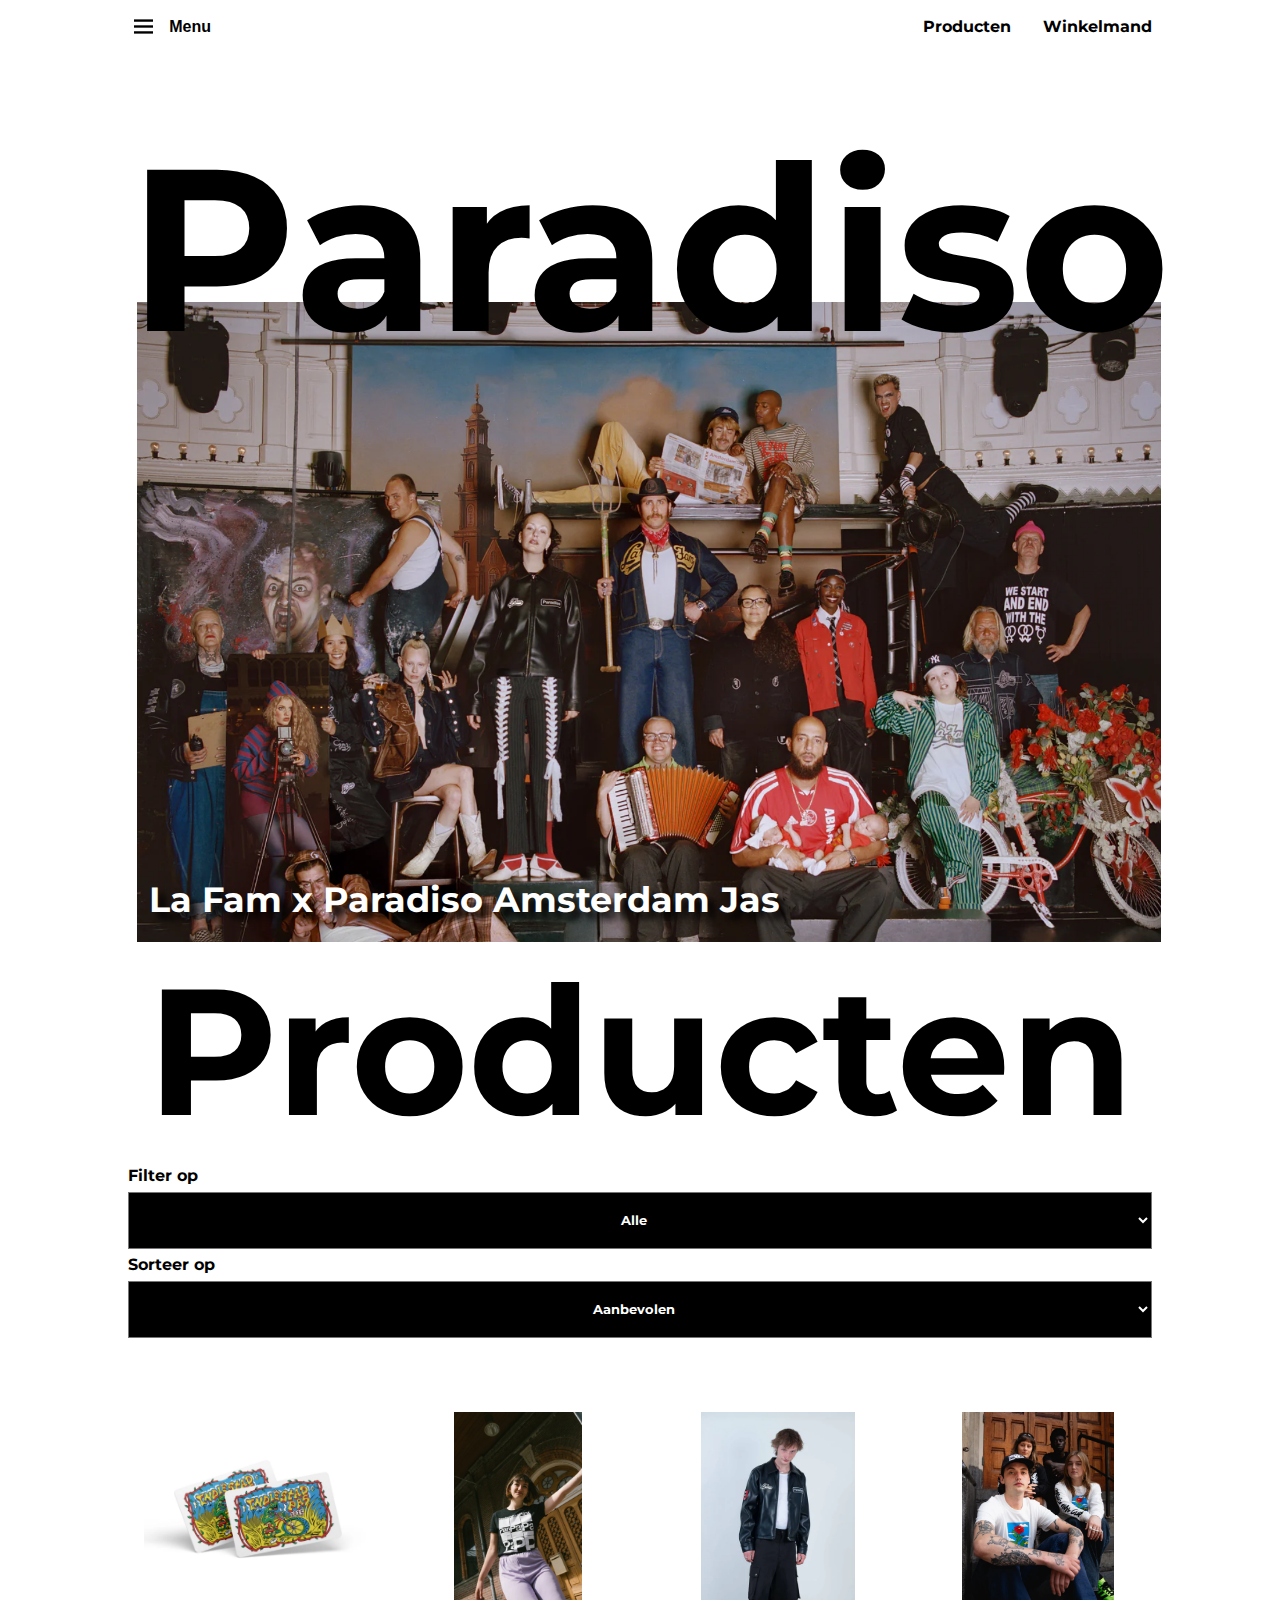
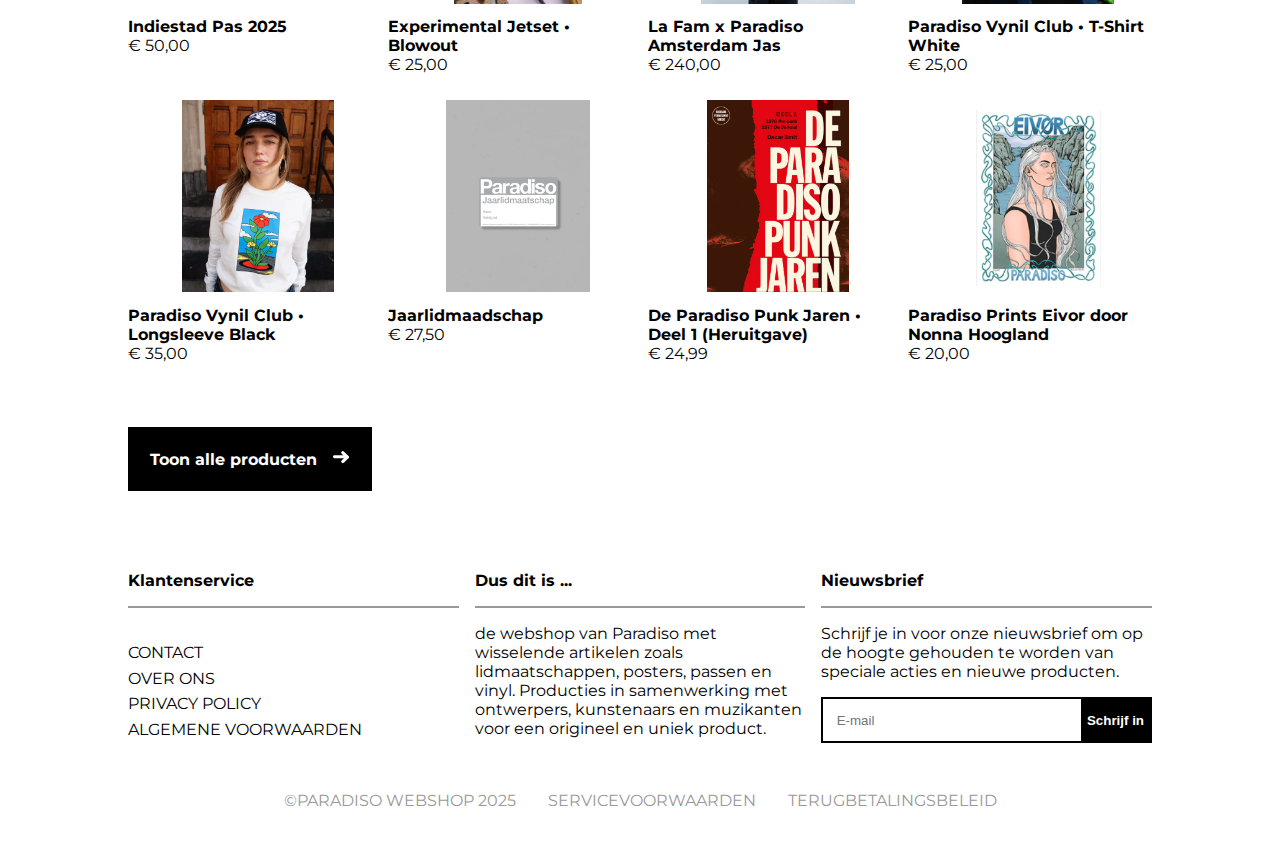
<file: product.html>
<!DOCTYPE html>
<html lang="nl">
	
<head>
	<meta charset="UTF-8">
	<meta name="author" content="jouw naam">
	<meta name="viewport" content="width=device-width, initial-scale=1">
	
	<title>Paradiso Webshop</title>
	
	<link href="styles/style.css" rel="stylesheet">
	<link rel="icon" type="image/svg+xml" href="images/favicon.svg">
</head>

<body class="product">
	<header>
		<div class="offscreenmenu">
			<button><img src="images/close.svg" alt="">Menu</button>
			<ul>
				<li><a href="index.html">Shop</a></li>
				<li><a href="index.html">Lidmaadschappen</a></li>
				<li><a href="index.html">Programma</a></li>
				<li><a href="index.html">Account</a></li>
			</ul>
		</div>

		<nav>
			<button><img src="images/hamburger.svg" alt="">Menu</button>
			<div>
				<a href="#producten"><span>Producten</span></a>
				<a href="index.html">Winkelmand</a>
			</div>
		</nav>
	</header>

	<main>
		<section>
			<p>Paradiso</p>
			<img src="images/jascollab.png" alt="La Fam x Paradiso Amsterdam Jas">
			<p>La Fam x Paradiso Amsterdam Jas</p>
		</section>

		<section>
			<h1 id="producten">Producten</h1>
		
			<article>
				<label for="filter">Filter op</label>
				<select name="filter" id="filter">
					<option value="alle">Alle</option>
					<option value="boeken">Boeken</option>
					<option value="tassen">Tassen</option>
					<option value="kleding">Kleding</option>
				</select>

				<label for="sorteer">Sorteer op</label>
				<select name="sorteer" id="sorteer">
					<option value="aanbevolen">Aanbevolen</option>
					<option value="populair">Populair</option>
					<option value="hoogsteprijs">Hoogste Prijs</option>
					<option value="laagsteprijs">Laagste Prijs</option>
				</select>
			</article>

			<ul>
				<li>
					<a href="index.html">
						<img src="images/indiestadpas.png" alt="Indiestad Pas, met als plaatje een kikker op een fiets">
						<h2>Indiestad Pas 2025</h2>
						<p>&euro; 50,00</p>
					</a>
				</li>
				<li>
					<a href="index.html">
						<img src="images/experimentaljet.png" alt="Meisje met een grijs paradiso shirt, waarbij het logo zich herhaalt">
						<h2>Experimental Jetset &bull; Blowout</h2>
						<p>&euro; 25,00</p>
					</a>
				</li>
				<li>
					<a href="index.html">
						<img src="images/lafamxparadisojas.png" alt="La Fam x Paradiso Amsterdam Zwarte Leren Jas">
						<h2>La Fam x Paradiso Amsterdam Jas</h2>
						<p>&euro; 240,00</p>
					</a>
				</li>
				<li>
					<a href="index.html">
						<img src="images/vinylclubtshirt.png" alt="Paradiso Vynil Club Wit T-Shirt">
						<h2>Paradiso Vynil Club &bull; T-Shirt White</h2>
						<p>&euro; 25,00</p>
					</a>
				</li>
				<li>
					<a href="index.html">
						<img src="images/vinylclublongsleeve.png" alt="Paradiso Vynil Club Zwarte Longsleeve">
						<h2>Paradiso Vynil Club &bull; Longsleeve Black</h2>
						<p>&euro; 35,00</p>
					</a>
				</li>
				<li>
					<a href="index.html">
						<img src="images/jaarlidmaadschap.png" alt="Jaarlidmaadschap">
						<h2>Jaarlidmaadschap</h2>
						<p>&euro; 27,50</p>
					</a>
				</li>
				<li>
					<a href="index.html">
						<img src="images/paradisopunkjarendeel1.png" alt="Paradiso Punk Jaarlidmaadschap Deel 1">
						<h2>De Paradiso Punk Jaren &bull; Deel 1 (Heruitgave)</h2>
						<p>&euro; 24,99</p>
					</a>
				</li>
				<li>
					<a href="index.html">
						<img src="images/paradisoprintseivor.png" alt="Poster van een vrouw met witte haren en cliffen op de achtergrond. Eivor als titel bovenin het kunstwerk">
						<h2>Paradiso Prints Eivor door Nonna Hoogland</h2>
						<p>&euro; 20,00</p>
					</a>
				</li>
			</ul>

			<a href="index.html">Toon alle producten<img src="images/pijl.png" alt=""></a>
		</section>
	</main>

	<footer>
		<article>
			<section>
				<h2>Klantenservice</h2>
				<nav>
					<ul>
						<li><a href="index.html">CONTACT</a></li>
						<li><a href="index.html">OVER ONS</a></li>
						<li><a href="index.html">PRIVACY POLICY</a></li>
						<li><a href="index.html">ALGEMENE VOORWAARDEN</a></li>
					</ul>
				</nav>
			</section>

			<section>
				<h2>Dus dit is ...</h2>
				<p>
				de webshop van Paradiso met wisselende artikelen zoals lidmaatschappen,
				posters, passen en vinyl. Producties in samenwerking met ontwerpers,
				kunstenaars en muzikanten voor een origineel en uniek product.
				</p>
			</section>

			<section>
				<h2>Nieuwsbrief</h2>
				<p>
				Schrijf je in voor onze nieuwsbrief om op de hoogte gehouden te worden 
				van speciale acties en nieuwe producten.
				</p>
				<form>
					<label for="email"></label>
					<input type="email" id="email" name="email" placeholder="E-mail" required>
					<button type="submit">Schrijf in</button>
				</form>
			</section>
		</article>
		<section>
			<ul>
				<li>&copy;PARADISO WEBSHOP 2025</li>
				<li>SERVICEVOORWAARDEN</li>
				<li>TERUGBETALINGSBELEID</li>
			</ul>
		</section>
	</footer>

	<script defer src="scripts/script.js"></script>
</body>
	
</html>
</file>
<file: styles/style.css>
@import url('https://fonts.googleapis.com/css2?family=Montserrat:ital,wght@0,100..900;1,100..900&display=swap');

/**************/
/* CSS REMEDY */
/**************/
*, *::after, *::before {
  box-sizing:border-box;
  margin: 0;  
}

/*********************/
/* CUSTOM PROPERTIES */
/*********************/
:root {
	/* startje */
	--maxwidth: 80vw;

	--color-text-home: #ffffff;
	--color-lighter-home: #bce1f1;
	--color-background-home:#0093d0;
	--color-accent-home: #0484ba;
	--color-selected: #0b6b95;

	--color-text-product: #000;
	--color-background-product:#fff;
	--color-accent-product: #999;
}

/****************/
/* JOUW STYLING */
/****************/

body {
	background-color: var(--color-background-home);
	font-family: "Montserrat", sans-serif;
}

.offscreenmenu {
	background-color: var(--color-background-product);
	height: 100vh;
	width: 100vw;
	position: fixed;
	top: -150vh;
	z-index: 1000;	
	transition: all .5s ease-in-out;

	ul {
		list-style-type: none;
		padding: 8em 0;
		width: var(--maxwidth);
		margin: auto;
	}

	a {
		font-size: 3.6em;
		color: var(--color-text-product);
		text-decoration: none;
		font-weight: bold;
		line-height: 1.6em;
	}

	a:hover {
		text-decoration: underline;
	}

	button {
		width: var(--maxwidth);
		margin: 1em auto;
		border: none;
		font-size: 1em;
		font-weight: bold;
		color: var(--color-text-product);
		background: none;
		display: flex;
		gap: 1em;
		align-items: center;
		transition: all .2s;
	}

	img {
		height: 1.2em;
		width: auto;
	}
}

.offscreenmenu.open {
	top: 0;
	transition: all .5s ease-in-out;
}

nav {
	font-weight: bold;
	color: var(--color-text-home);
	display: flex;
	justify-content: space-between;
	align-items: center;
	width: var(--maxwidth);
	margin: auto;
	padding: 1em 0;
}

nav div {
	display: flex;
	gap: 2em;
}

nav button{
	border: none;
	font-size: 1em;
	font-weight: bold;
	color: var(--color-text-home);
	background: none;
	display: flex;
	gap: 1em;
	align-items: center;
	transition: all .2s;
}

nav button:hover, .offscreenmenu button:hover {
	transform: translateY(-.2em);
	transition: .2s;
}

nav img {
	height: 1.2em;
	width: auto;
}

nav a {
	text-decoration: none;
	color: var(--color-text-home);
	transition: all .2s;
	font-size: 1em;
}

nav a:hover {
	transform: translateY(-.2em);
	transition: .2s;
}

nav button {
  position:relative;
  z-index:100;
}

a:focus-visible, input:focus-visible, button:focus-visible, select:focus-visible, option:focus-visible {
	text-decoration: none;
	outline: rgba(255, 20, 145, 0.8) .2em solid;
}

h1 {
	color: var(--color-text-home);
	font-size: 18vw;
	text-align: center;
	overflow: hidden;
	margin-bottom: -.36em;
}

h2 {
	color: var(--color-text-home);
	font-size: 13vw;
	text-align: center;
	overflow: hidden;
}

h3 {
	font-size: 1.6em;
	color: var(--color-text-home);
	font-weight: bold;
	margin: .2em 0;
}

h4 {
	font-size: 1.4em;
	color: var(--color-text-home);
	font-weight: bold;
	width: var(--maxwidth);
	margin: auto;
}

.index {

	section:nth-of-type(1) {
		p {
			color: var(--color-lighter-home);
			font-size: 1.2em;
			text-align: center;
			font-weight: bold;
			margin-top: 2em;
		}

		p > a {
			color: var(--color-text-home);
			text-decoration: none;
			border-bottom: 2px solid var(--color-text-home);
			transition: all .2s;
		}

		p > a:hover {
			color: var(--color-lighter-home);
			border-color: var(--color-lighter-home);
			transition: all .2s;
		}
	}

	section:nth-of-type(2), section:nth-of-type(3) {
		display: flex;
		overflow-x: auto;
		overflow-y: hidden;
		scroll-snap-type: x mandatory;
		scroll-behavior: smooth;
		overscroll-behavior-x: contain;
		scrollbar-width: none;

		a {
			display: grid;
			grid-template-rows:2fr 1fr;
			width: max-content;
			text-decoration: none;
			scroll-snap-align: center;
			padding: 2.4em 0;
			transition: all .2s;
		}

		a:hover, a:focus {
			transform: scale(1.1);
			transition: .2s;
			outline: none;
		}

		article {
			grid-column-start: 1;
			grid-row-start: 2;
			margin-left: 1em;
		}

		.gradient {
			background: linear-gradient(transparent, black);
			grid-row-start: 1;
			grid-row-end: -1;
			grid-column-start: 1;
		}

		p {
			color: var(--color-text-home);
			font-size: .8em;
			line-height: 1.6em;
		}

		ul {
			display: flex;
			gap: 1em;
			padding: 0;
		}

		li {
			list-style-type: none;
			background-color: black;
			color: var(--color-text-home);
			width: max-content;
			padding: .4em .6em;
			font-size: .8em;
			border-radius: 4em;
		}

		img {
			grid-column-start: 1;
			grid-row-start: 1;
			grid-row-end: -1;
			height: 30em;
			width: 20em;
			object-fit: cover;
		}
	}

	section:nth-of-type(3) {
		width: var(--maxwidth);
		margin: auto;
		gap: 1em;

		a {
			scroll-snap-align: left;
		}

		img {
			height: 26em;
			width: 24em;
		}
	}

	section:nth-of-type(4) {
		width: var(--maxwidth);
		margin: auto;
		display: flex;
		flex-wrap: wrap;
		gap: .4em;

		button {
			background-color: var(--color-accent-home);
			color: var(--color-text-home);
			border: none;
			padding: 1em 1.6em;
			font-weight: bold;
			font-size: 1em;
			transition: all .2s;
		}

		button.geselecteerd {
			background-color: var(--color-selected);
		}

		button:hover, button:focus-visible {
			background-color: var(--color-selected);
			transition: .2s;
		}
	}

	section:nth-of-type(5) {
		width: var(--maxwidth);
		margin: 2em auto;

		article {
			margin: 2em 0;
			display: grid;
			grid-template-columns: 1fr 6fr;
			border-bottom: var(--color-lighter-home) 2px solid;
		}

		a {
			text-decoration: none;
			padding-bottom: 2em;
			justify-content: space-between;
			grid-column-start: 2;
			display: flex;
			gap: 1em;
		}

		a:hover, a:focus {
			li, p {
				color: var(--color-text-home);
			}
			ul {
				transform: translateX(2em);
				transition: .2s;
			}
		}

		ul {
			list-style-type: none;
			padding: 0;
			margin: 0;
			transition: all .2s;
		}

		h4 {
			color: var(--color-lighter-home);
			margin: 0;
			width: auto;
			grid-column-start: 1;
		}

		li:nth-of-type(1) {
			font-size: 1.4em;
			color: var(--color-text-home);
			font-weight: bold;
		}

		li:nth-of-type(2) {
			color: var(--color-lighter-home);
			font-size: 1em;
		}

		p {
			color: var(--color-lighter-home);
			font-size: 1em;
			white-space: nowrap;
			text-align: right;
		}
	}
}

.product {
	background-color: var(--color-background-product);

	nav {
		color: var(--color-text-product);
		width: var(--maxwidth);
		margin: auto;
	}

	nav button {
		color: var(--color-text-product);
	}

	nav button img {
		filter: invert(1);
	}

	nav a {
		text-decoration: none;
		color: var(--color-text-product);
		transition: all .2s;
	}

	main {
		section:nth-of-type(1) {
			display: grid;
			grid-template-rows: 5fr 1fr;
			width: var(--maxwidth);
			margin: auto;
		}

		section:nth-of-type(1) img {
			height: 40em;
			width: var(--maxwidth);
			object-fit: cover;
			grid-row-start: -1;
			grid-column-start: 1;
			margin: auto;
		}

		section:nth-of-type(1) p:nth-of-type(1) {
			font-size: 18vw;
			font-weight: bold;
			color: var(--color-text-product);
			text-align: center;
			position: relative;
			top: .4em;
			line-height: .9em;
		}

		section:nth-of-type(1) p:nth-of-type(2) {
			grid-row-start: -1;
			grid-column-start: 1;
			font-size: 2.2em;
			font-weight: bold;
			color: var(--color-text-home);
			text-align: left;
			text-shadow: black .2em .2em .2em;
			align-self: end;
			padding: .6em;
		}

		section:nth-of-type(2) {
			width: var(--maxwidth);
			margin: auto;
		}

		section:nth-of-type(2) article:nth-of-type(1) {
			display: flex;
			flex-direction: column;
			margin: 4em 0;
		}

		section:nth-of-type(2) label {
			font-weight: bold;
			line-height: 2em;
		}

		section:nth-of-type(2) select {
			background-color: var(--color-text-product);
			color: var(--color-background-product);
			font-weight: bold;
			padding: 1.4em;
			text-align: center;
			font-family: "Montserrat", sans-serif;
		}

		section:nth-of-type(2) p {
			color: var(--color-text-product);
		}

		section:nth-of-type(2) ul {
			display: grid;
			grid-template-columns: repeat(auto-fit, minmax(14em, 1fr));
			gap: 1em;
			list-style-type: none;
			padding: 0;
		}

		section:nth-of-type(2) ul img {
			width: 100%;
			height: 12em;
			object-fit: contain;
			align-items: center;
			margin: .6em 0;
		}
		
		section:nth-of-type(2) ul li {
			display: flex;
			flex-direction: column;
		}

		section:nth-of-type(2) ul li > a {
			text-decoration: none;
		}

		section:nth-of-type(2) a:not(section:nth-of-type(2) ul li > a) {
			display: block;
			text-decoration: none;
			color: var(--color-background-product);
			background-color: var(--color-text-product);
			padding: 1.4em;
			font-weight: bold;
			margin: 4em 0;
			width: max-content;
		}

		section:nth-of-type(2) a img {
			padding-left: 1em;
		}
	}

	h1 {
		color: var(--color-text-product);
		font-size: 14vw;
		text-align: center;
	}

	h2 {
		color: var(--color-text-product);
		font-size: 1em;
		text-align: left;
	}

	/* Section die alleen direct onder de footer valt. Niet dat er nog article tussen zit */
	footer > section {
		color: var(--color-accent-product);

		ul {
			display: flex;
			list-style-type: none;
			padding: 0;
			gap: 2em;
			justify-content: center;
			margin: 2em 0;
			flex-wrap: wrap;
		}
	}

	footer {
		width: var(--maxwidth);
		margin: auto;

		article {
			display: flex;
			justify-content: space-between;
			align-items: flex-start;
			gap: 1em;
			color: var(--color-text-product);
			flex-wrap: wrap;

			form {
				display: flex;
				border: #000 2px solid;
				margin: 1em 0;
			}

			form input {
				border: none;
				padding: 1em 1em;
				flex: 1;
			}

			form button {
				background-color: var(--color-text-product);
				color: var(--color-background-product);
				font-weight: bold;
				border: none;
				white-space: nowrap;
			}

			section {
				flex:1;
			}

			h2 {
				margin: 1em 0;
				border-bottom: var(--color-accent-product) 2px solid;
				padding-bottom: 1em;
			}

			nav {
				width: auto;
				font-weight: normal;
				margin: 0;
			}

			li {
				line-height: 1.6em;
				list-style-type: none;
			}

			a {
				transition: all .2s;
			}

			a:hover {
				font-weight: bold;
				transition: .2s;
			}

			ul {
				padding: 0;
				margin: 0;
			}
		}
	}
}

@media (max-width: 48em) {
	
	:root {
		--maxwidth: 90vw;
	}

	nav span {
		display: none;
	}

	.offscreenmenu a {
		font-size: 8vw;
	}
	
	.index {
		h1 {
			text-align: left;
			font-size: 28vw;
			margin-left: 4vw;
		}

		h2 {
			text-align: left;
			font-size: 22vw;
			margin-left: 4vw;
		}

		section:nth-of-type(5) {
			article {
				display: block;
			}
			h4 {
				color: var(--color-text-home);
			}
			li:nth-of-type(1) {
				font-size: 1em;
			}
		}
	}

	.product main section:nth-of-type(1) p:nth-of-type(1) {
		font-size: 20vw;
	}

	.product main section:nth-of-type(1) p:nth-of-type(2) {
		font-size: 1.6em;
	}

	.product main h1 {
		font-size: 16vw;
	}

	footer {
		article {
			flex-direction: column;
			align-items: center;
		}

		h2 {
			width: var(--maxwidth);
		}
	}

	footer > section ul {
		flex-direction: column;
		align-items: center;
	}

	footer input {
		width: 80%;
	}
}

/* 
	Bronvermelding:
	Hamburger menu -> Treehouse. (2023, 6 oktober). Build a Hamburger Menu with HTML, CSS, and JavaScript | Treehouse Tips [Video]. YouTube. https://www.youtube.com/watch?v=aNDqzlAKmZc
*/
</file>
